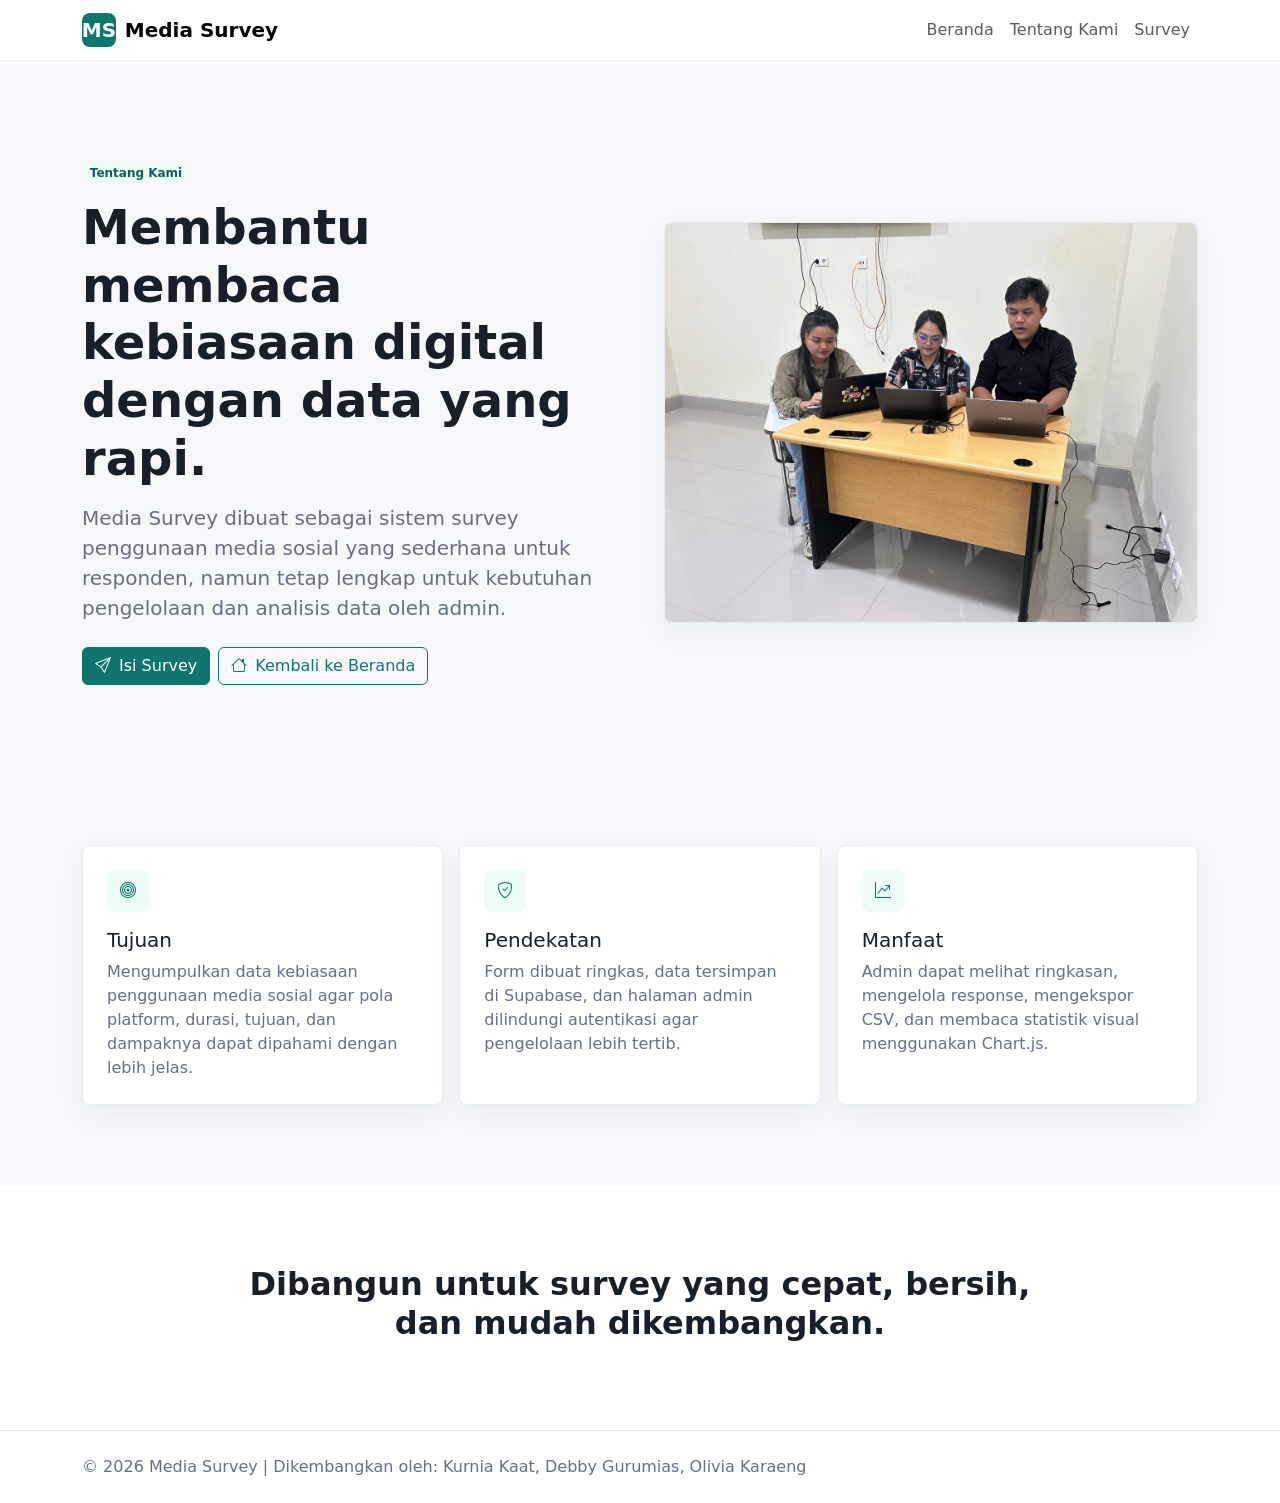
<file: tentang-kami.html>
<!doctype html>
<html lang="id">
<head>
  <meta charset="utf-8">
  <meta name="viewport" content="width=device-width, initial-scale=1">
  <title>Tentang Kami | Media Survey</title>
  <link rel="icon" type="image/x-icon" href="/media-survey/favicon.ico">
  <link href="https://cdn.jsdelivr.net/npm/bootstrap@5.3.3/dist/css/bootstrap.min.css" rel="stylesheet">
  <link href="https://cdn.jsdelivr.net/npm/bootstrap-icons@1.11.3/font/bootstrap-icons.css" rel="stylesheet">
  <link href="assets/css/style.css" rel="stylesheet">
</head>
<body>
  <nav class="navbar navbar-expand-lg bg-white fixed-top">
    <div class="container">
      <a class="navbar-brand fw-bold" href="index.html"><span class="brand-mark">MS</span>Media Survey</a>
      <button class="navbar-toggler" type="button" data-bs-toggle="collapse" data-bs-target="#mainNav">
        <span class="navbar-toggler-icon"></span>
      </button>
      <div class="collapse navbar-collapse" id="mainNav">
        <ul class="navbar-nav ms-auto align-items-lg-center">
          <li class="nav-item"><a class="nav-link" href="index.html">Beranda</a></li>
          <li class="nav-item"><a class="nav-link" href="tentang-kami.html">Tentang Kami</a></li>
          <li class="nav-item"><a class="nav-link" href="survey.html">Survey</a></li>
        </ul>
      </div>
    </div>
  </nav>

  <main class="page-shell">
    <section class="section-band">
      <div class="container">
        <div class="row align-items-center g-5">
          <div class="col-lg-6">
            <span class="badge badge-soft mb-3">Tentang Kami</span>
            <h1 class="display-5 fw-bold">Membantu membaca kebiasaan digital dengan data yang rapi.</h1>
            <p class="lead muted mt-3">Media Survey dibuat sebagai sistem survey penggunaan media sosial yang sederhana untuk responden, namun tetap lengkap untuk kebutuhan pengelolaan dan analisis data oleh admin.</p>
            <div class="d-flex flex-wrap gap-2 mt-4">
              <a class="btn btn-primary" href="survey.html"><i class="bi bi-send me-2"></i>Isi Survey</a>
              <a class="btn btn-outline-primary" href="index.html"><i class="bi bi-house me-2"></i>Kembali ke Beranda</a>
            </div>
          </div>
          <div class="col-lg-6">
            <div class="data-panel p-0 overflow-hidden">
              <img class="img-fluid w-100" src="assets/foto/bertiga.jpeg" alt="Tim bekerja menganalisis data digital">
            </div>
          </div>
        </div>
      </div>
    </section>

    <section class="section-band section-muted">
      <div class="container">
        <div class="row g-3">
          <div class="col-md-4">
            <div class="feature-tile">
              <div class="feature-icon"><i class="bi bi-bullseye"></i></div>
              <h2 class="h5">Tujuan</h2>
              <p class="muted mb-0">Mengumpulkan data kebiasaan penggunaan media sosial agar pola platform, durasi, tujuan, dan dampaknya dapat dipahami dengan lebih jelas.</p>
            </div>
          </div>
          <div class="col-md-4">
            <div class="feature-tile">
              <div class="feature-icon"><i class="bi bi-shield-check"></i></div>
              <h2 class="h5">Pendekatan</h2>
              <p class="muted mb-0">Form dibuat ringkas, data tersimpan di Supabase, dan halaman admin dilindungi autentikasi agar pengelolaan lebih tertib.</p>
            </div>
          </div>
          <div class="col-md-4">
            <div class="feature-tile">
              <div class="feature-icon"><i class="bi bi-graph-up-arrow"></i></div>
              <h2 class="h5">Manfaat</h2>
              <p class="muted mb-0">Admin dapat melihat ringkasan, mengelola response, mengekspor CSV, dan membaca statistik visual menggunakan Chart.js.</p>
            </div>
          </div>
        </div>
      </div>
    </section>

    <section class="section-band bg-white">
      <div class="container">
        <div class="row justify-content-center">
          <div class="col-lg-9 text-center">
            <h2 class="fw-bold">Dibangun untuk survey yang cepat, bersih, dan mudah dikembangkan.</h2>
          </div>
        </div>
      </div>
    </section>
  </main>

  <footer class="py-4 border-top bg-white">
    <div class="container d-flex flex-wrap justify-content-between gap-2">
      <span class="muted">&copy; 2026 Media Survey | Dikembangkan oleh: Kurnia Kaat, Debby Gurumias, Olivia Karaeng</span>
    </div>
  </footer>

  <script src="https://cdn.jsdelivr.net/npm/bootstrap@5.3.3/dist/js/bootstrap.bundle.min.js"></script>
</body>
</html>
</file>
<file: assets/css/style.css>
:root {
  --ms-ink: #17202a;
  --ms-muted: #667085;
  --ms-line: #e7ebf2;
  --ms-soft: #f6f8fb;
  --ms-brand: #0f766e;
  --ms-brand-dark: #115e59;
  --ms-accent: #f59e0b;
  --ms-danger: #dc3545;
  --ms-radius: 8px;
  --ms-shadow: 0 18px 45px rgba(23, 32, 42, .10);
}

* {
  box-sizing: border-box;
}

body {
  color: var(--ms-ink);
  font-family: Inter, system-ui, -apple-system, BlinkMacSystemFont, "Segoe UI", sans-serif;
  background: #fff;
}

a {
  text-decoration: none;
}

.navbar {
  border-bottom: 1px solid rgba(231, 235, 242, .8);
}

.brand-mark {
  align-items: center;
  background: var(--ms-brand);
  border-radius: 8px;
  color: #fff;
  display: inline-flex;
  font-weight: 800;
  height: 34px;
  justify-content: center;
  margin-right: .55rem;
  width: 34px;
}

.btn-primary {
  --bs-btn-bg: var(--ms-brand);
  --bs-btn-border-color: var(--ms-brand);
  --bs-btn-hover-bg: var(--ms-brand-dark);
  --bs-btn-hover-border-color: var(--ms-brand-dark);
}

.btn-outline-primary {
  --bs-btn-color: var(--ms-brand);
  --bs-btn-border-color: var(--ms-brand);
  --bs-btn-hover-bg: var(--ms-brand);
  --bs-btn-hover-border-color: var(--ms-brand);
}

.hero {
  background:
    linear-gradient(120deg, rgba(15, 118, 110, .95), rgba(20, 83, 45, .78)),
    url("https://images.unsplash.com/photo-1516321318423-f06f85e504b3?auto=format&fit=crop&w=1800&q=80") center/cover;
  color: #fff;
  height: 1000px;
  min-height: 72vh;
  padding: 7rem 0 4.5rem;
}

.hero h1 {
  font-size: clamp(2.5rem, 6vw, 5.75rem);
  font-weight: 800;
  line-height: .96;
  letter-spacing: 0;
}

.hero p {
  color: rgba(255, 255, 255, .86);
  max-width: 660px;
}

.section-band {
  padding: 5rem 0;
}

.section-muted {
  background: var(--ms-soft);
}

.stat-tile,
.feature-tile,
.auth-panel,
.data-panel {
  background: #fff;
  border: 1px solid var(--ms-line);
  border-radius: var(--ms-radius);
  box-shadow: 0 10px 30px rgba(23, 32, 42, .05);
}

.stat-tile {
  padding: 1.25rem;
}

.stat-value {
  font-size: 2rem;
  font-weight: 800;
}

.muted {
  color: var(--ms-muted);
}

.feature-tile {
  height: 100%;
  padding: 1.5rem;
}

.realtime-clock {
  background: #fff;
  border: 1px solid var(--ms-line);
  border-radius: var(--ms-radius);
  box-shadow: 0 10px 30px rgba(23, 32, 42, .05);
  min-width: 220px;
  padding: .8rem 1rem;
}

.clock-time {
  color: var(--ms-brand-dark);
  font-size: 1.45rem;
  font-weight: 800;
  line-height: 1.1;
}

.clock-date {
  color: var(--ms-muted);
  font-size: .82rem;
  margin-top: .2rem;
}

.feature-icon {
  align-items: center;
  background: #ecfdf5;
  border-radius: 8px;
  color: var(--ms-brand);
  display: inline-flex;
  height: 42px;
  justify-content: center;
  margin-bottom: 1rem;
  width: 42px;
}

.page-shell {
  background: var(--ms-soft);
  min-height: 100vh;
  padding-top: 5rem;
}

.form-section-title {
  border-bottom: 1px solid var(--ms-line);
  font-size: 1rem;
  font-weight: 800;
  letter-spacing: 0;
  margin-bottom: 1.25rem;
  padding-bottom: .75rem;
}

.required::after {
  color: var(--ms-danger);
  content: " *";
}

.auth-page {
  align-items: center;
  background:
    linear-gradient(120deg, rgba(15, 118, 110, .92), rgba(245, 158, 11, .74)),
    url("https://images.unsplash.com/photo-1551836022-d5d88e9218df?auto=format&fit=crop&w=1600&q=80") center/cover;
  display: flex;
  min-height: 100vh;
}

.auth-panel {
  box-shadow: var(--ms-shadow);
  margin: 0 auto;
  max-width: 440px;
  padding: 2rem;
}

.admin-layout {
  background: var(--ms-soft);
  min-height: 100vh;
}

.admin-sidebar {
  background: #101828;
  color: #fff;
  min-height: 100vh;
  padding: 1.25rem;
  position: sticky;
  top: 0;
}

.admin-sidebar .nav-link {
  border-radius: 8px;
  color: rgba(255, 255, 255, .72);
  font-weight: 600;
  margin-bottom: .25rem;
}

.admin-sidebar .nav-link.active,
.admin-sidebar .nav-link:hover {
  background: rgba(255, 255, 255, .10);
  color: #fff;
}

.admin-content {
  padding: 1.5rem;
}

.data-panel {
  padding: 1.25rem;
}

.table {
  vertical-align: middle;
}

.badge-soft {
  background: #ecfdf5;
  color: var(--ms-brand-dark);
}

.loader {
  animation: spin .75s linear infinite;
  border: 3px solid rgba(15, 118, 110, .18);
  border-radius: 50%;
  border-top-color: var(--ms-brand);
  height: 28px;
  width: 28px;
}

.empty-state {
  border: 1px dashed #cbd5e1;
  border-radius: var(--ms-radius);
  color: var(--ms-muted);
  padding: 2rem;
  text-align: center;
}

.chart-box {
  min-height: 330px;
}

.alert-stack {
  position: fixed;
  right: 1rem;
  top: 1rem;
  width: min(380px, calc(100vw - 2rem));
  z-index: 1080;
}

@keyframes spin {
  to {
    transform: rotate(360deg);
  }
}

@media (max-width: 991.98px) {
  .admin-sidebar {
    min-height: auto;
    position: static;
  }

  .admin-content {
    padding: 1rem;
  }
}

@media (max-width: 575.98px) {
  .hero {
    min-height: auto;
    padding: 6rem 0 3rem;
  }

  .section-band {
    padding: 3.25rem 0;
  }

  .auth-panel {
    padding: 1.25rem;
  }
}
</file>
